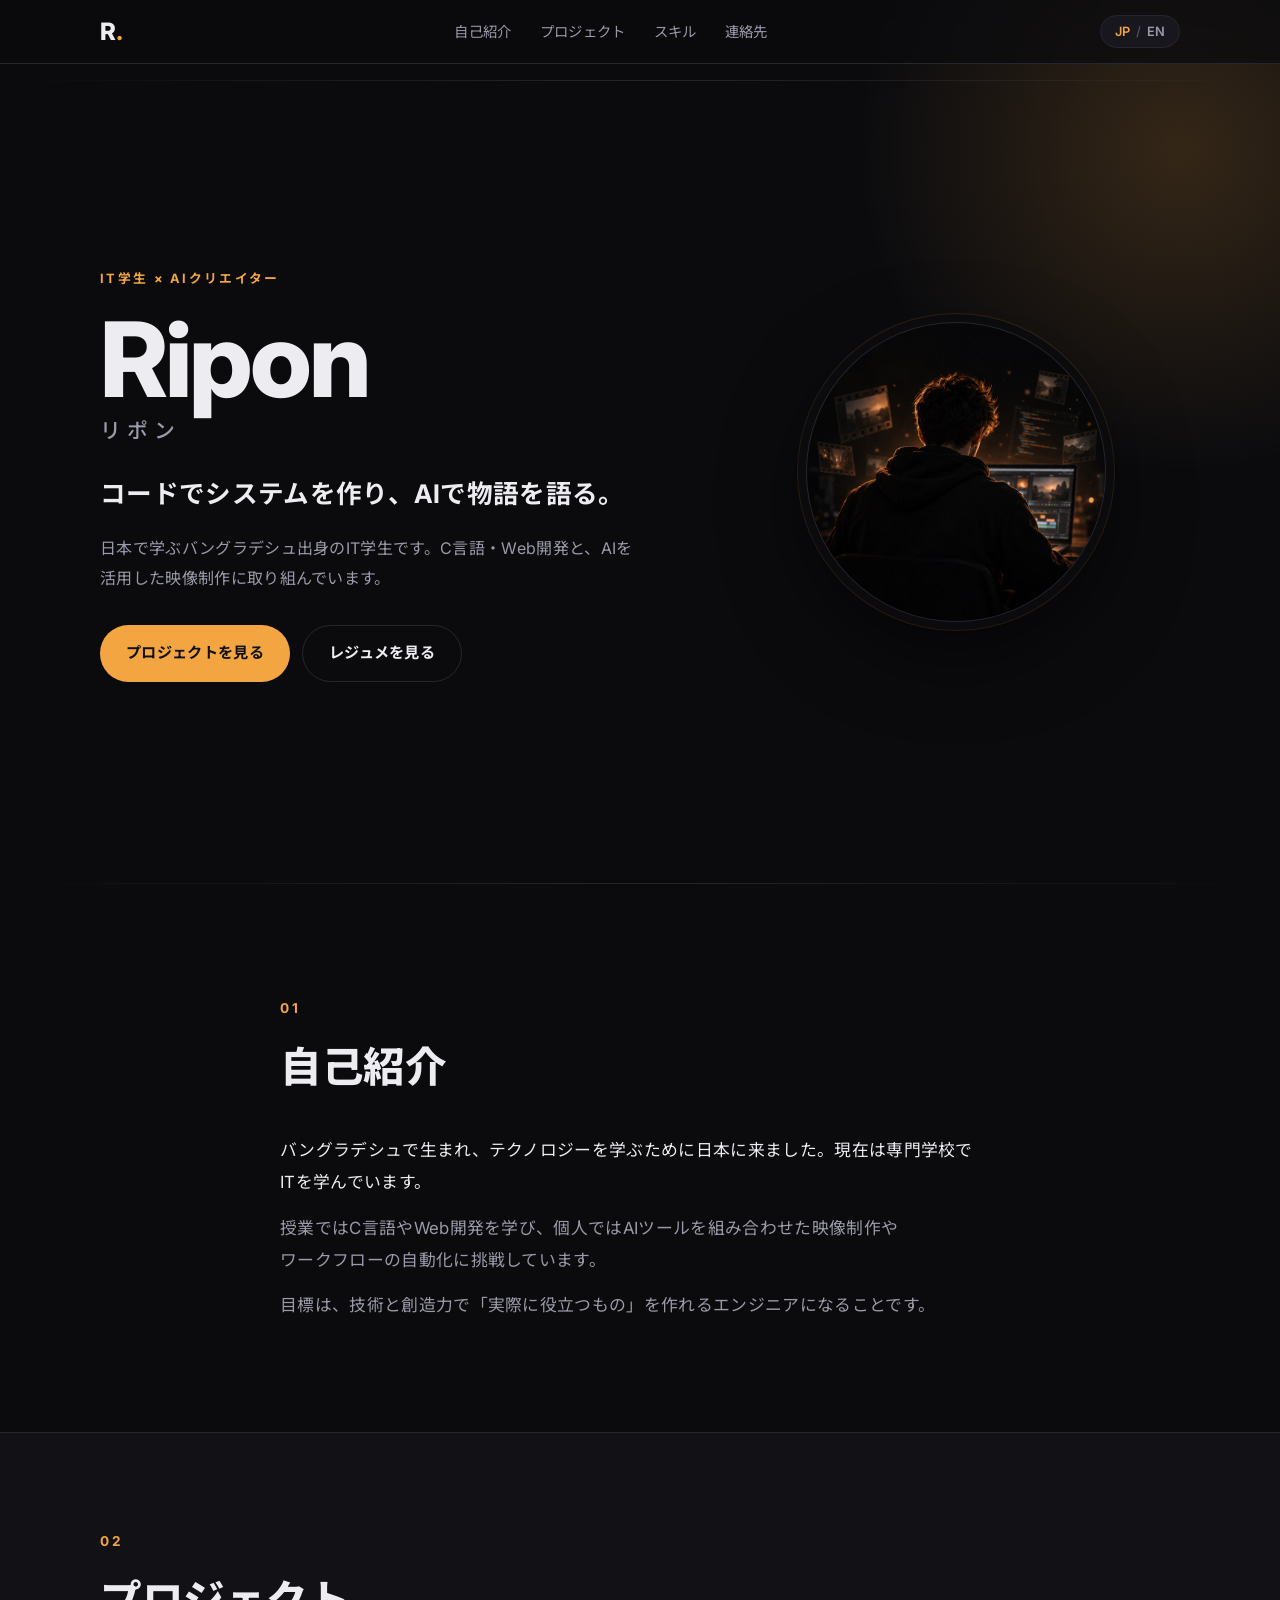
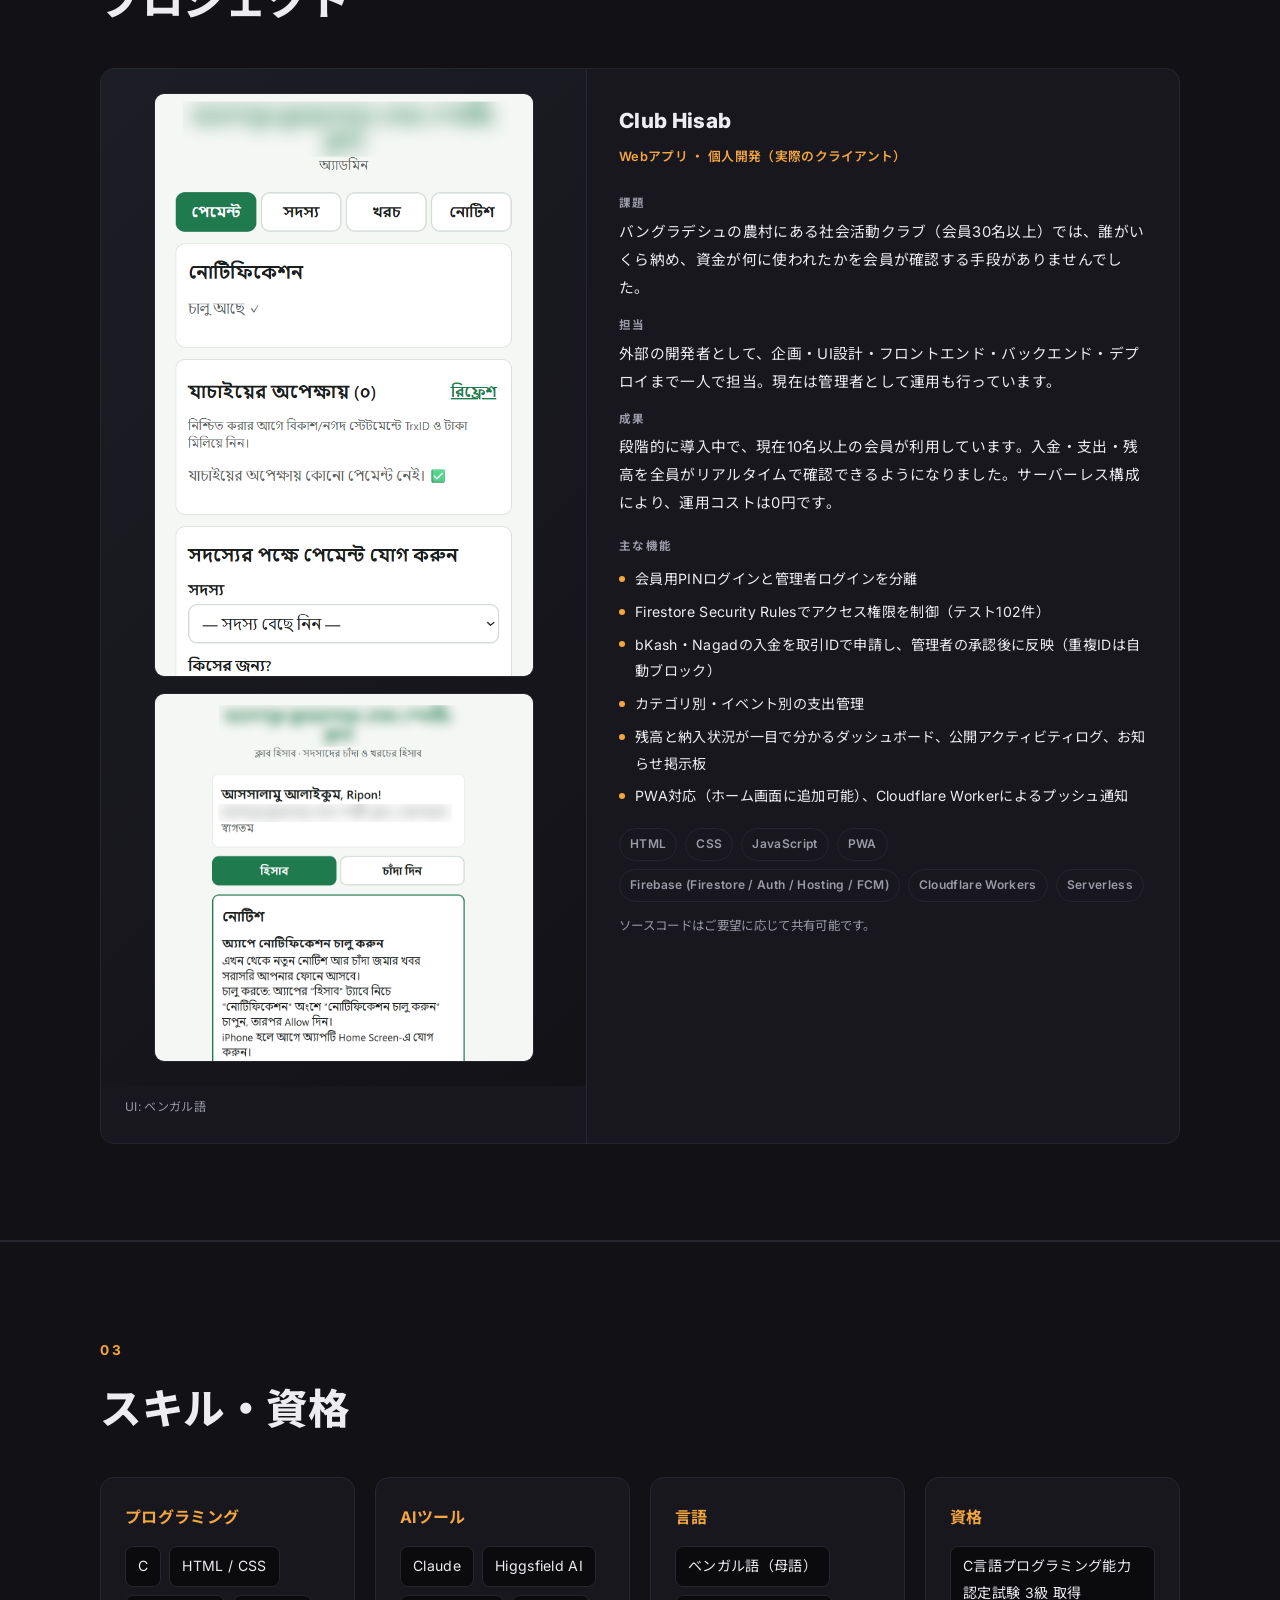
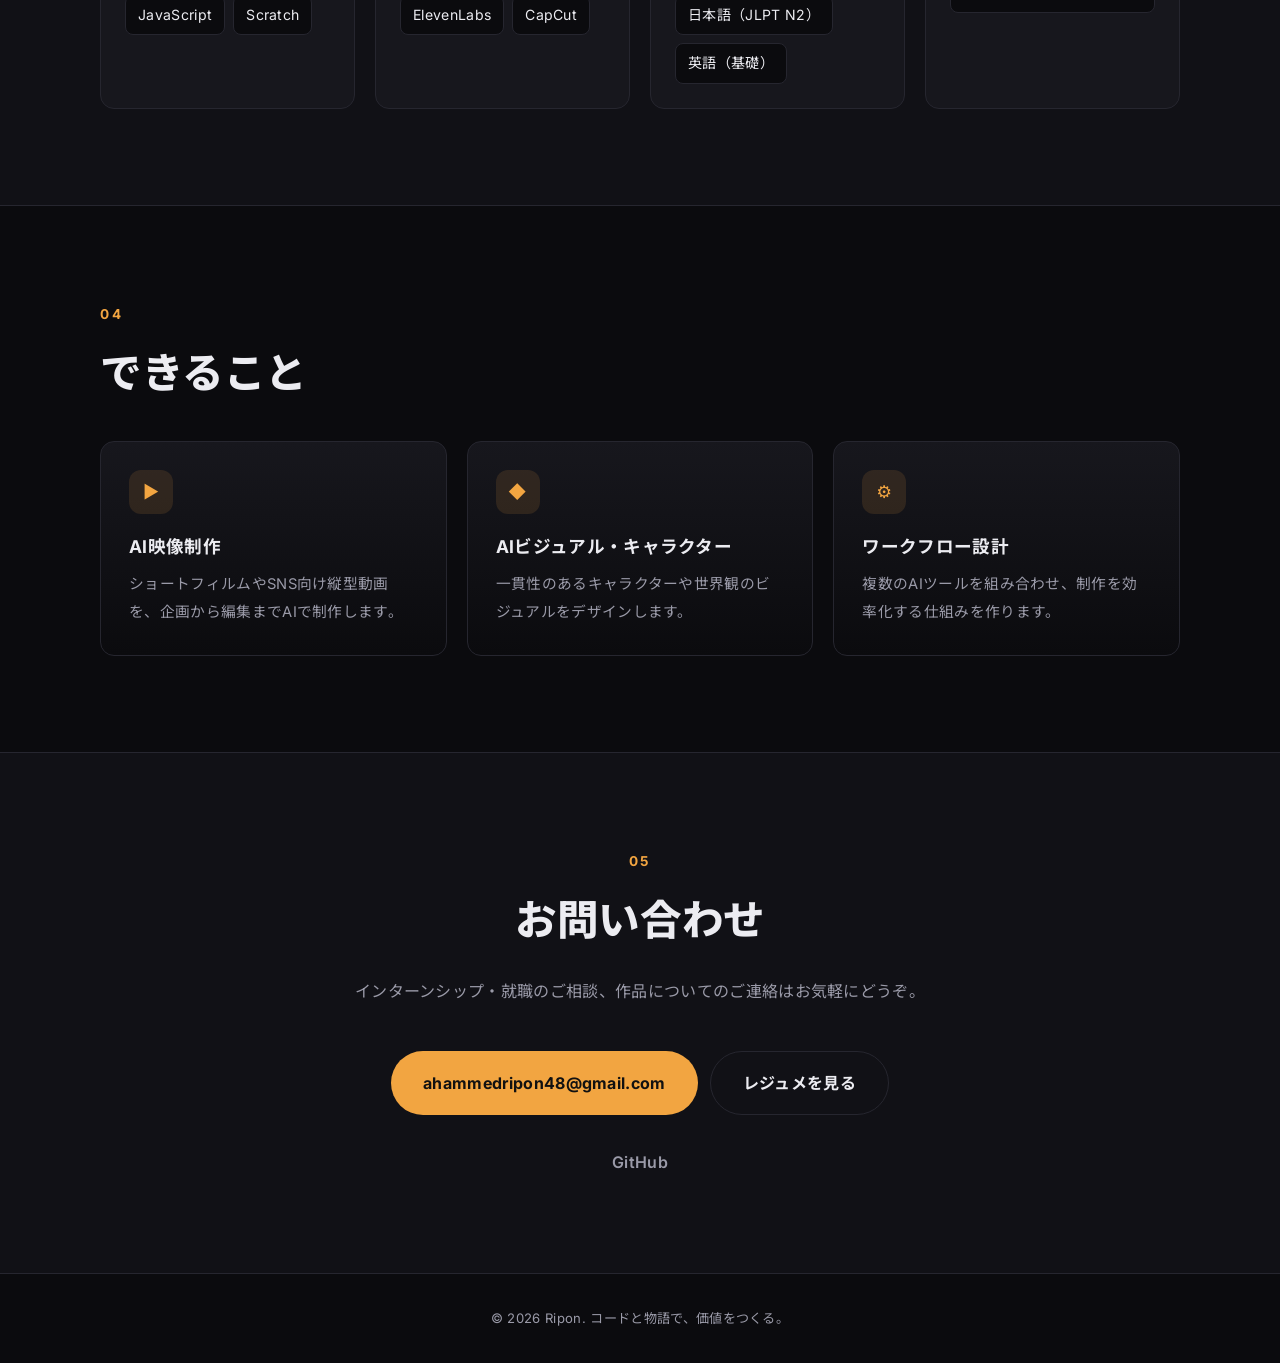
<file: index.html>
<!DOCTYPE html>
<html lang="ja">
<head>
  <meta charset="UTF-8">
  <meta name="viewport" content="width=device-width, initial-scale=1.0">

  <!-- Apply language before first paint. Priority: ?lang= > localStorage > Japanese -->
  <script>
    (function () {
      document.documentElement.classList.add("js");
      var lang = null;
      try { lang = new URLSearchParams(location.search).get("lang"); } catch (e) {}
      if (lang !== "en" && lang !== "ja") {
        try { lang = localStorage.getItem("ripon-lang"); } catch (e) {}
      }
      if (lang === "en") {
        document.documentElement.classList.add("lang-en");
        document.documentElement.lang = "en";
      }
    })();
  </script>

  <title>Ripon | IT Student × AI Creator</title>
  <meta name="description" content="Ripon — IT student in Japan and AI creator. I build systems with code and tell stories with AI. 日本で学ぶIT学生・AIクリエイター。">
  <meta name="theme-color" content="#0b0b0e">

  <!-- Open Graph / share preview -->
  <meta property="og:type" content="website">
  <meta property="og:site_name" content="Ripon Portfolio">
  <meta property="og:title" content="Ripon | IT Student × AI Creator">
  <meta property="og:description" content="I build systems with code and tell stories with AI. コードでシステムを作り、AIで物語を語る。">
  <meta property="og:image" content="https://ripon1710.github.io/images/og.jpg">
  <meta property="og:image:width" content="1200">
  <meta property="og:image:height" content="630">
  <meta property="og:url" content="https://ripon1710.github.io/">
  <meta name="twitter:card" content="summary_large_image">
  <meta name="twitter:title" content="Ripon | IT Student × AI Creator">
  <meta name="twitter:description" content="I build systems with code and tell stories with AI.">
  <meta name="twitter:image" content="https://ripon1710.github.io/images/og.jpg">

  <link rel="icon" type="image/png" href="images/favicon.png">
  <link rel="apple-touch-icon" href="images/favicon.png">

  <link rel="preconnect" href="https://fonts.googleapis.com">
  <link rel="preconnect" href="https://fonts.gstatic.com" crossorigin>
  <link href="https://fonts.googleapis.com/css2?family=Inter:wght@400;500;700;800&family=Noto+Sans+JP:wght@400;500;700;900&display=swap" rel="stylesheet">
  <link rel="stylesheet" href="style.css">
</head>
<body>

  <!-- ===== HEADER / NAV ===== -->
  <header class="site-header">
    <div class="container nav">
      <a href="#hero" class="logo" aria-label="Home">R<span>.</span></a>
      <nav aria-label="Main">
        <ul class="nav-links" id="navLinks">
          <li><a href="#about"><span data-lang="ja">自己紹介</span><span data-lang="en">About</span></a></li>
          <li><a href="#projects"><span data-lang="ja">プロジェクト</span><span data-lang="en">Projects</span></a></li>
          <!-- HIDDEN FOR LAUNCH: nav AI Work — to restore: delete this wrapper line and the END line, then replace every ~~ inside with --
          <li><a href="#creative"><span data-lang="ja">AI作品</span><span data-lang="en">AI Work</span></a></li>
          END HIDDEN: nav AI Work -->
          <li><a href="#skills"><span data-lang="ja">スキル</span><span data-lang="en">Skills</span></a></li>
          <li><a href="#contact"><span data-lang="ja">連絡先</span><span data-lang="en">Contact</span></a></li>
        </ul>
      </nav>
      <div class="nav-actions">
        <button class="lang-toggle" id="langToggle" type="button" aria-label="Switch to English">
          <span class="lang-opt active" data-lang-opt="ja">JP</span>
          <span class="lang-sep">/</span>
          <span class="lang-opt" data-lang-opt="en">EN</span>
        </button>
        <button class="menu-toggle" id="menuToggle" type="button" aria-expanded="false" aria-controls="navLinks" aria-label="Menu">
          <span></span><span></span><span></span>
        </button>
      </div>
    </div>
  </header>

  <main>

    <!-- ===== 1. HERO ===== -->
    <section id="hero" class="hero">
      <div class="hero-glow" aria-hidden="true"></div>
      <div class="container hero-inner">
        <div class="hero-text">
          <p class="eyebrow"><span data-lang="ja">IT学生 × AIクリエイター</span><span data-lang="en">IT Student × AI Creator</span></p>
          <h1 class="hero-name">
            Ripon
            <span class="hero-kana">リポン</span>
          </h1>
          <p class="hero-tagline">
            <span data-lang="ja">コードでシステムを作り、AIで物語を語る。</span>
            <span data-lang="en">I build systems with code and tell stories with AI.</span>
          </p>
          <p class="hero-intro">
            <span data-lang="ja">日本で学ぶバングラデシュ出身のIT学生です。C言語・Web開発と、AIを活用した映像制作に取り組んでいます。</span>
            <span data-lang="en">I'm an IT student from Bangladesh studying in Japan, working on C, web development, and AI-powered filmmaking.</span>
          </p>
          <div class="hero-cta">
            <a href="#projects" class="btn btn-primary"><span data-lang="ja">プロジェクトを見る</span><span data-lang="en">View Projects</span></a>
            <a href="resume.html" class="btn btn-ghost"><span data-lang="ja">レジュメを見る</span><span data-lang="en">View Resume</span></a>
          </div>
        </div>
        <div class="hero-avatar">
          <div class="avatar-frame">
            <img src="images/avatar.jpg" alt="" width="800" height="800">
          </div>
        </div>
      </div>
    </section>

    <!-- ===== 2. ABOUT ===== -->
    <section id="about" class="section">
      <div class="container narrow">
        <p class="section-label">01</p>
        <h2 class="section-title"><span data-lang="ja">自己紹介</span><span data-lang="en">About</span></h2>
        <p class="about-text lead">
          <span data-lang="ja">バングラデシュで生まれ、テクノロジーを学ぶために日本に来ました。現在は専門学校でITを学んでいます。</span>
          <span data-lang="en">I was born in Bangladesh and came to Japan to study technology. I'm currently studying IT at a vocational college.</span>
        </p>
        <p class="about-text">
          <span data-lang="ja">授業ではC言語やWeb開発を学び、個人ではAIツールを組み合わせた映像制作やワークフローの自動化に挑戦しています。</span>
          <span data-lang="en">In class I learn C and web development; on my own I build AI video projects and automate creative workflows by connecting multiple AI tools.</span>
        </p>
        <p class="about-text">
          <span data-lang="ja">目標は、技術と創造力で「実際に役立つもの」を作れるエンジニアになることです。</span>
          <span data-lang="en">My goal is to become an engineer who uses technology and creativity to build things people actually use.</span>
        </p>
      </div>
    </section>

    <!-- ===== 3. PROJECTS ===== -->
    <section id="projects" class="section section-alt">
      <div class="container">
        <p class="section-label">02</p>
        <h2 class="section-title"><span data-lang="ja">プロジェクト</span><span data-lang="en">Projects</span></h2>

        <div class="project-grid">

          <!-- Project 1: Club Hisab (featured) -->
          <article class="project-card featured">
            <div class="project-thumb thumb-shots">
              <img class="shot shot-admin" src="images/club-hisab-admin.png" alt="Club Hisab admin panel (Bengali UI)" width="604" height="930" loading="lazy">
              <img class="shot shot-member" src="images/club-hisab.png" alt="Club Hisab member home (Bengali UI)" width="1006" height="976" loading="lazy">
            </div>
            <p class="thumb-caption"><span data-lang="ja">UI: ベンガル語</span><span data-lang="en">UI: Bengali</span></p>
            <div class="project-body">
              <h3 class="project-title">Club Hisab</h3>
              <p class="project-type"><span data-lang="ja">Webアプリ ・ 個人開発（実際のクライアント）</span><span data-lang="en">Web App · Solo Build for a Real Client</span></p>
              <dl class="case">
                <dt><span data-lang="ja">課題</span><span data-lang="en">Problem</span></dt>
                <dd>
                  <span data-lang="ja">バングラデシュの農村にある社会活動クラブ（会員30名以上）では、誰がいくら納め、資金が何に使われたかを会員が確認する手段がありませんでした。</span>
                  <span data-lang="en">A social-work club of 30+ members in a Bangladeshi village had no way for members to see who paid what or where the money went.</span>
                </dd>
                <dt><span data-lang="ja">担当</span><span data-lang="en">My Role</span></dt>
                <dd>
                  <span data-lang="ja">外部の開発者として、企画・UI設計・フロントエンド・バックエンド・デプロイまで一人で担当。現在は管理者として運用も行っています。</span>
                  <span data-lang="en">As an outside developer, I designed and built the entire app solo — planning, UI, front end, back end, and deployment — and now run it as admin.</span>
                </dd>
                <dt><span data-lang="ja">成果</span><span data-lang="en">Result</span></dt>
                <dd>
                  <span data-lang="ja">段階的に導入中で、現在10名以上の会員が利用しています。入金・支出・残高を全員がリアルタイムで確認できるようになりました。サーバーレス構成により、運用コストは0円です。</span>
                  <span data-lang="en">Rolling out in stages, with 10+ members actively using it. Every member can now see contributions, spending, and balance in real time. Serverless architecture keeps running costs at zero.</span>
                </dd>
              </dl>
              <div class="features">
                <h4 class="features-title"><span data-lang="ja">主な機能</span><span data-lang="en">Key Features</span></h4>
                <ul class="feature-list">
                  <li><span data-lang="ja">会員用PINログインと管理者ログインを分離</span><span data-lang="en">Member PIN login with a separate admin login</span></li>
                  <li><span data-lang="ja">Firestore Security Rulesでアクセス権限を制御（テスト102件）</span><span data-lang="en">Access control enforced with Firestore Security Rules (102 tests)</span></li>
                  <li><span data-lang="ja">bKash・Nagadの入金を取引IDで申請し、管理者の承認後に反映（重複IDは自動ブロック）</span><span data-lang="en">bKash/Nagad payments submitted with a transaction ID and counted only after admin approval (duplicate IDs blocked)</span></li>
                  <li><span data-lang="ja">カテゴリ別・イベント別の支出管理</span><span data-lang="en">Expense tracking by category and event</span></li>
                  <li><span data-lang="ja">残高と納入状況が一目で分かるダッシュボード、公開アクティビティログ、お知らせ掲示板</span><span data-lang="en">Dashboard showing balance and who has or hasn't paid, plus a public activity log and notice board</span></li>
                  <li><span data-lang="ja">PWA対応（ホーム画面に追加可能）、Cloudflare Workerによるプッシュ通知</span><span data-lang="en">Installable PWA with push notifications via a Cloudflare Worker</span></li>
                </ul>
              </div>
              <ul class="tags">
                <li>HTML</li><li>CSS</li><li>JavaScript</li><li>PWA</li><li>Firebase (Firestore / Auth / Hosting / FCM)</li><li>Cloudflare Workers</li><li>Serverless</li>
              </ul>
              <p class="project-note"><span data-lang="ja">ソースコードはご要望に応じて共有可能です。</span><span data-lang="en">Source code available on request.</span></p>
              <!-- Repo is private — link stays "#" so it remains hidden -->
              <a href="#" class="project-link"><span data-lang="ja">詳細を見る →</span><span data-lang="en">View details →</span></a>
            </div>
          </article>

          <!-- HIDDEN FOR LAUNCH: Projects 2–3 (マイ貯金プラン, QUMCUM) — to restore: delete this wrapper line and the END line, then replace every ~~ inside with --
          <!~~ Project 2: マイ貯金プラン ~~>
          <article class="project-card">
            <div class="project-thumb">
              <!~~ [PLACEHOLDER] <img src="images/saving-plan.png" alt="マイ貯金プラン screenshot"> ~~>
              <span class="placeholder-tag">[PLACEHOLDER] Screenshot</span>
            </div>
            <div class="project-body">
              <h3 class="project-title"><span data-lang="ja">マイ貯金プラン</span><span data-lang="en">My Savings Plan (マイ貯金プラン)</span></h3>
              <p class="project-type"><span data-lang="ja">デスクトップアプリ ・ 学校チーム制作</span><span data-lang="en">Desktop App · School Team Project</span></p>
              <dl class="case">
                <dt><span data-lang="ja">課題</span><span data-lang="en">Problem</span></dt>
                <dd>
                  <span data-lang="ja">[PLACEHOLDER] 学生が貯金目標を立てても、進み具合が見えず続かない。</span>
                  <span data-lang="en">[PLACEHOLDER] Students set savings goals but give up because they can't see their progress.</span>
                </dd>
                <dt><span data-lang="ja">担当</span><span data-lang="en">My Role</span></dt>
                <dd>
                  <span data-lang="ja">[PLACEHOLDER] チームの一員として、○○機能の実装を担当。</span>
                  <span data-lang="en">[PLACEHOLDER] As a team member, I implemented the ___ feature.</span>
                </dd>
                <dt><span data-lang="ja">成果</span><span data-lang="en">Result</span></dt>
                <dd>
                  <span data-lang="ja">[PLACEHOLDER] 目標額と達成率を日本語UIで分かりやすく表示するアプリを完成。</span>
                  <span data-lang="en">[PLACEHOLDER] Shipped an app that clearly shows goal amount and progress in a Japanese UI.</span>
                </dd>
              </dl>
              <ul class="tags">
                <li>C</li><li>DX Library</li><li><span data-lang="ja">チーム開発</span><span data-lang="en">Team Project</span></li>
              </ul>
              <!~~ [PLACEHOLDER] Replace "#" with real link — hidden until then ~~>
              <a href="#" class="project-link"><span data-lang="ja">詳細を見る →</span><span data-lang="en">View details →</span></a>
            </div>
          </article>

          <!~~ Project 3: QUMCUM ~~>
          <article class="project-card">
            <div class="project-thumb">
              <!~~ [PLACEHOLDER] <img src="images/qumcum.png" alt="QUMCUM robot program"> ~~>
              <span class="placeholder-tag">[PLACEHOLDER] Photo / Screenshot</span>
            </div>
            <div class="project-body">
              <h3 class="project-title"><span data-lang="ja">QUMCUM 信号プログラム</span><span data-lang="en">QUMCUM Traffic Signal Program</span></h3>
              <p class="project-type"><span data-lang="ja">ロボット × 教育 ・ 授業制作</span><span data-lang="en">Robotics × Education · Class Project</span></p>
              <dl class="case">
                <dt><span data-lang="ja">課題</span><span data-lang="en">Problem</span></dt>
                <dd>
                  <span data-lang="ja">[PLACEHOLDER] 日本の交通ルール（信号）を楽しく学べる教材が欲しい。</span>
                  <span data-lang="en">[PLACEHOLDER] Needed a fun way to learn Japanese traffic-signal rules.</span>
                </dd>
                <dt><span data-lang="ja">担当</span><span data-lang="en">My Role</span></dt>
                <dd>
                  <span data-lang="ja">[PLACEHOLDER] クイズの設計とScratchでのプログラム作成。</span>
                  <span data-lang="en">[PLACEHOLDER] Designed the quiz and programmed it in Scratch.</span>
                </dd>
                <dt><span data-lang="ja">成果</span><span data-lang="en">Result</span></dt>
                <dd>
                  <span data-lang="ja">[PLACEHOLDER] ロボットが動きで正解・不正解を伝えるクイズ形式の教材を完成。</span>
                  <span data-lang="en">[PLACEHOLDER] Built a quiz where the robot shows right/wrong answers through movement.</span>
                </dd>
              </dl>
              <ul class="tags">
                <li>Scratch</li><li>QUMCUM Pro</li><li><span data-lang="ja">ロボット</span><span data-lang="en">Robotics</span></li>
              </ul>
              <!~~ [PLACEHOLDER] Replace "#" with real link — hidden until then ~~>
              <a href="#" class="project-link"><span data-lang="ja">詳細を見る →</span><span data-lang="en">View details →</span></a>
            </div>
          </article>
          END HIDDEN: Projects 2–3 (マイ貯金プラン, QUMCUM) -->

        </div>
      </div>
    </section>

    <!-- HIDDEN FOR LAUNCH: AI Creative Work section — to restore: delete this wrapper line and the END line, then replace every ~~ inside with --
    <!~~ ===== 4. AI CREATIVE WORK ===== ~~>
    <section id="creative" class="section">
      <div class="container">
        <p class="section-label">03</p>
        <h2 class="section-title"><span data-lang="ja">AIクリエイティブ作品</span><span data-lang="en">AI Creative Work</span></h2>
        <p class="section-lead">
          <span data-lang="ja">Claude・Higgsfield・ElevenLabs・CapCutを組み合わせて制作したAI映像・ビジュアル作品です。</span>
          <span data-lang="en">AI videos and visuals made by combining Claude, Higgsfield, ElevenLabs, and CapCut.</span>
        </p>

        <div class="gallery">
          <!~~ [PLACEHOLDER] Replace each tile with <video> / <img> / YouTube thumbnail link ~~>
          <figure class="gallery-item tall">
            <div class="gallery-media"><span class="placeholder-tag">[PLACEHOLDER] AI Short Film</span></div>
            <figcaption><span data-lang="ja">[PLACEHOLDER] 作品タイトル 1 — AIショートフィルム</span><span data-lang="en">[PLACEHOLDER] Title 1 — AI Short Film</span></figcaption>
          </figure>
          <figure class="gallery-item">
            <div class="gallery-media"><span class="placeholder-tag">[PLACEHOLDER] Character Art</span></div>
            <figcaption><span data-lang="ja">[PLACEHOLDER] 作品タイトル 2 — キャラクターデザイン</span><span data-lang="en">[PLACEHOLDER] Title 2 — Character Design</span></figcaption>
          </figure>
          <figure class="gallery-item">
            <div class="gallery-media"><span class="placeholder-tag">[PLACEHOLDER] Cinematic Still</span></div>
            <figcaption><span data-lang="ja">[PLACEHOLDER] 作品タイトル 3 — シネマティック画像</span><span data-lang="en">[PLACEHOLDER] Title 3 — Cinematic Still</span></figcaption>
          </figure>
          <figure class="gallery-item wide">
            <div class="gallery-media"><span class="placeholder-tag">[PLACEHOLDER] AI Video Series</span></div>
            <figcaption><span data-lang="ja">[PLACEHOLDER] 作品タイトル 4 — AI映像シリーズ</span><span data-lang="en">[PLACEHOLDER] Title 4 — AI Video Series</span></figcaption>
          </figure>
        </div>
      </div>
    </section>
    END HIDDEN: AI Creative Work section -->

    <!-- ===== 5. SKILLS & CERTIFICATIONS ===== -->
    <section id="skills" class="section section-alt">
      <div class="container">
        <p class="section-label">03</p>
        <h2 class="section-title"><span data-lang="ja">スキル・資格</span><span data-lang="en">Skills &amp; Certifications</span></h2>

        <div class="skills-grid">
          <div class="skill-block">
            <h3><span data-lang="ja">プログラミング</span><span data-lang="en">Programming</span></h3>
            <ul class="skill-list">
              <li>C</li><li>HTML / CSS</li><li>JavaScript</li><li>Scratch</li>
            </ul>
          </div>
          <div class="skill-block">
            <h3><span data-lang="ja">AIツール</span><span data-lang="en">AI Tools</span></h3>
            <ul class="skill-list">
              <li>Claude</li><li>Higgsfield AI</li><li>ElevenLabs</li><li>CapCut</li>
            </ul>
          </div>
          <div class="skill-block">
            <h3><span data-lang="ja">言語</span><span data-lang="en">Languages</span></h3>
            <ul class="skill-list">
              <li><span data-lang="ja">ベンガル語（母語）</span><span data-lang="en">Bengali (Native)</span></li>
              <li><span data-lang="ja">日本語（JLPT N2）</span><span data-lang="en">Japanese (JLPT N2)</span></li>
              <li><span data-lang="ja">英語（基礎）</span><span data-lang="en">English (Basic)</span></li>
            </ul>
          </div>
          <div class="skill-block">
            <h3><span data-lang="ja">資格</span><span data-lang="en">Certifications</span></h3>
            <ul class="skill-list">
              <li>
                <span data-lang="ja">C言語プログラミング能力認定試験 3級 取得</span>
                <span data-lang="en">C Programming Ability Certification, Level 3 (Passed)</span>
              </li>
            </ul>
          </div>
        </div>
      </div>
    </section>

    <!-- ===== 6. SERVICES (portfolio style, no pricing) ===== -->
    <section id="services" class="section">
      <div class="container">
        <p class="section-label">04</p>
        <h2 class="section-title"><span data-lang="ja">できること</span><span data-lang="en">What I Do</span></h2>
        <div class="service-grid">
          <div class="service-card">
            <span class="service-icon" aria-hidden="true">▶</span>
            <h3><span data-lang="ja">AI映像制作</span><span data-lang="en">AI Video Production</span></h3>
            <p>
              <span data-lang="ja">ショートフィルムやSNS向け縦型動画を、企画から編集までAIで制作します。</span>
              <span data-lang="en">Short films and vertical social videos, from concept to final edit, made with AI.</span>
            </p>
          </div>
          <div class="service-card">
            <span class="service-icon" aria-hidden="true">◆</span>
            <h3><span data-lang="ja">AIビジュアル・キャラクター</span><span data-lang="en">AI Visuals &amp; Characters</span></h3>
            <p>
              <span data-lang="ja">一貫性のあるキャラクターや世界観のビジュアルをデザインします。</span>
              <span data-lang="en">Consistent characters and world-building visuals.</span>
            </p>
          </div>
          <div class="service-card">
            <span class="service-icon" aria-hidden="true">⚙</span>
            <h3><span data-lang="ja">ワークフロー設計</span><span data-lang="en">Workflow Design</span></h3>
            <p>
              <span data-lang="ja">複数のAIツールを組み合わせ、制作を効率化する仕組みを作ります。</span>
              <span data-lang="en">Systems that connect multiple AI tools to make production faster.</span>
            </p>
          </div>
        </div>
      </div>
    </section>

    <!-- ===== 7. CONTACT ===== -->
    <section id="contact" class="section section-alt contact">
      <div class="container narrow center">
        <p class="section-label">05</p>
        <h2 class="section-title"><span data-lang="ja">お問い合わせ</span><span data-lang="en">Contact</span></h2>
        <p class="section-lead">
          <span data-lang="ja">インターンシップ・就職のご相談、作品についてのご連絡はお気軽にどうぞ。</span>
          <span data-lang="en">Open to internship and job opportunities. Feel free to reach out about my work, too.</span>
        </p>
        <div class="contact-actions">
          <a href="mailto:ahammedripon48@gmail.com" class="btn btn-primary btn-lg">ahammedripon48@gmail.com</a>
          <a href="resume.html" class="btn btn-ghost btn-lg"><span data-lang="ja">レジュメを見る</span><span data-lang="en">View Resume</span></a>
        </div>
        <ul class="social-links">
          <li><a href="https://github.com/Ripon1710" target="_blank" rel="noopener">GitHub</a></li>
          <li><a href="#" target="_blank" rel="noopener">YouTube</a></li>   <!-- [PLACEHOLDER] URL -->
          <li><a href="#" target="_blank" rel="noopener">TikTok</a></li>    <!-- [PLACEHOLDER] URL -->
          <li><a href="#" target="_blank" rel="noopener">Instagram</a></li> <!-- [PLACEHOLDER] URL -->
        </ul>
      </div>
    </section>

  </main>

  <footer class="site-footer">
    <div class="container">
      <p>© <span id="year">2026</span> Ripon.
        <span data-lang="ja">コードと物語で、価値をつくる。</span><span data-lang="en">Creating value with code and stories.</span>
      </p>
    </div>
  </footer>

  <script src="script.js"></script>
</body>
</html>
</file>
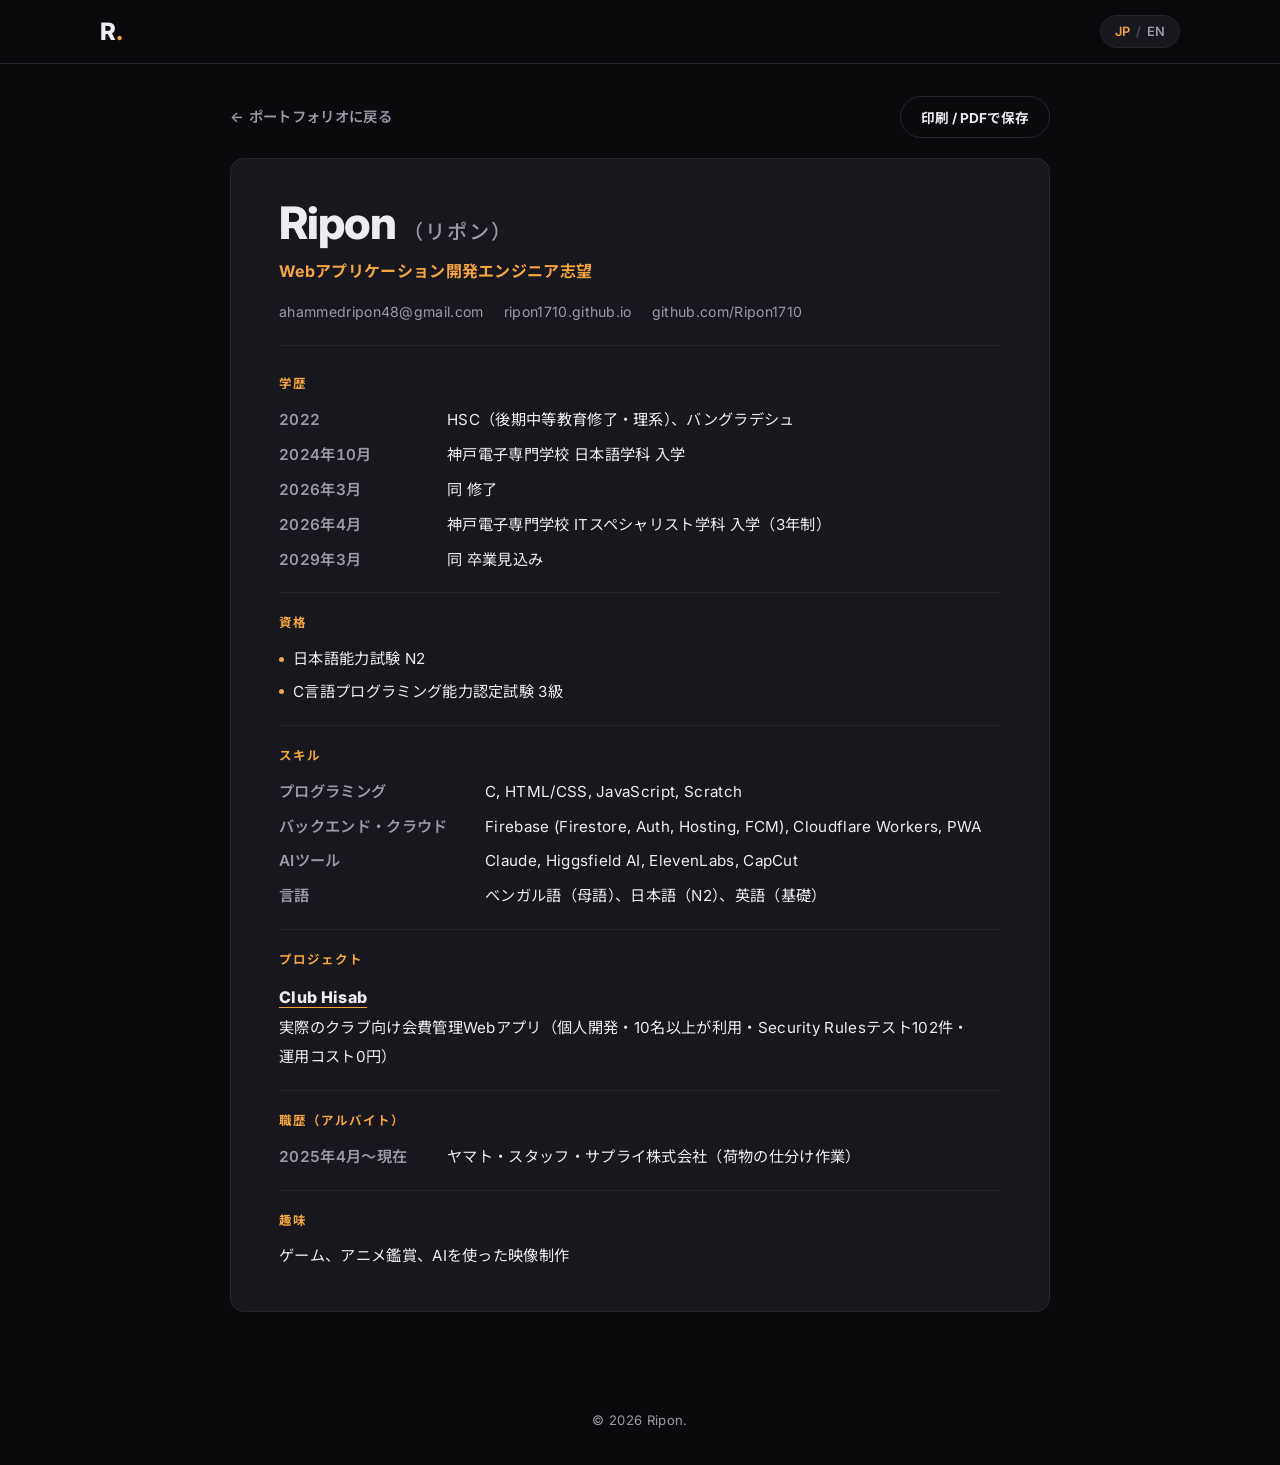
<file: resume.html>
<!DOCTYPE html>
<html lang="ja">
<head>
  <meta charset="UTF-8">
  <meta name="viewport" content="width=device-width, initial-scale=1.0">

  <!-- Apply language before first paint. Priority: ?lang= > localStorage > Japanese -->
  <script>
    (function () {
      document.documentElement.classList.add("js");
      var lang = null;
      try { lang = new URLSearchParams(location.search).get("lang"); } catch (e) {}
      if (lang !== "en" && lang !== "ja") {
        try { lang = localStorage.getItem("ripon-lang"); } catch (e) {}
      }
      if (lang === "en") {
        document.documentElement.classList.add("lang-en");
        document.documentElement.lang = "en";
      }
    })();
  </script>

  <title>Resume | Ripon — Aspiring Web Application Developer</title>
  <meta name="description" content="Resume of Ripon — aspiring web application developer studying IT in Kobe, Japan. レジュメ（Webアプリケーション開発エンジニア志望）。">
  <meta name="theme-color" content="#0b0b0e">

  <meta property="og:type" content="profile">
  <meta property="og:site_name" content="Ripon Portfolio">
  <meta property="og:title" content="Resume | Ripon">
  <meta property="og:description" content="Aspiring Web Application Developer. Webアプリケーション開発エンジニア志望。">
  <meta property="og:image" content="https://ripon1710.github.io/images/og.jpg">
  <meta property="og:url" content="https://ripon1710.github.io/resume.html">
  <meta name="twitter:card" content="summary_large_image">
  <meta name="twitter:image" content="https://ripon1710.github.io/images/og.jpg">

  <link rel="icon" type="image/png" href="images/favicon.png">
  <link rel="apple-touch-icon" href="images/favicon.png">

  <link rel="preconnect" href="https://fonts.googleapis.com">
  <link rel="preconnect" href="https://fonts.gstatic.com" crossorigin>
  <link href="https://fonts.googleapis.com/css2?family=Inter:wght@400;500;700;800&family=Noto+Sans+JP:wght@400;500;700;900&display=swap" rel="stylesheet">
  <link rel="stylesheet" href="style.css">
</head>
<body class="resume-page">

  <header class="site-header">
    <div class="container nav">
      <a href="index.html" class="logo" aria-label="Portfolio home">R<span>.</span></a>
      <div class="nav-actions">
        <button class="lang-toggle" id="langToggle" type="button" aria-label="Switch to English">
          <span class="lang-opt active" data-lang-opt="ja">JP</span>
          <span class="lang-sep">/</span>
          <span class="lang-opt" data-lang-opt="en">EN</span>
        </button>
      </div>
    </div>
  </header>

  <main class="resume-wrap">
    <div class="resume-toolbar">
      <a href="index.html" class="resume-back"><span data-lang="ja">← ポートフォリオに戻る</span><span data-lang="en">← Back to Portfolio</span></a>
      <button type="button" class="btn btn-ghost print-btn" onclick="window.print()">
        <span data-lang="ja">印刷 / PDFで保存</span><span data-lang="en">Print / Save as PDF</span>
      </button>
    </div>

    <article class="resume">

      <!-- ===== Header ===== -->
      <header class="resume-head">
        <h1 class="resume-name">Ripon<span class="resume-kana">（リポン）</span></h1>
        <p class="resume-role">
          <span data-lang="ja">Webアプリケーション開発<span class="nowrap">エンジニア志望</span></span>
          <span data-lang="en">Aspiring Web Application Developer</span>
        </p>
        <ul class="resume-contact">
          <li><a href="mailto:ahammedripon48@gmail.com">ahammedripon48@gmail.com</a></li>
          <li><a href="https://ripon1710.github.io/">ripon1710.github.io</a></li>
          <li><a href="https://github.com/Ripon1710">github.com/Ripon1710</a></li>
        </ul>
      </header>

      <!-- ===== Education ===== -->
      <section class="resume-section">
        <h2 class="resume-h"><span data-lang="ja">学歴</span><span data-lang="en">Education</span></h2>
        <dl class="timeline">
          <dt>2022</dt>
          <dd>
            <span data-lang="ja">HSC（後期中等教育修了・理系）、バングラデシュ</span>
            <span data-lang="en">HSC (Science), Bangladesh</span>
          </dd>

          <dt><span data-lang="ja">2024年10月</span><span data-lang="en">Oct 2024</span></dt>
          <dd>
            <span data-lang="ja">神戸電子専門学校 日本語学科 入学</span>
            <span data-lang="en">Kobe Institute of Computing – College of Computing (Kobe Denshi) — Japanese Language Course, enrolled</span>
          </dd>

          <dt><span data-lang="ja">2026年3月</span><span data-lang="en">Mar 2026</span></dt>
          <dd>
            <span data-lang="ja">同 修了</span>
            <span data-lang="en">Japanese Language Course, completed</span>
          </dd>

          <dt><span data-lang="ja">2026年4月</span><span data-lang="en">Apr 2026</span></dt>
          <dd>
            <span data-lang="ja">神戸電子専門学校 ITスペシャリスト学科 入学（3年制）</span>
            <span data-lang="en">Kobe Institute of Computing – College of Computing (Kobe Denshi) — IT Specialist Course, enrolled (3-year program)</span>
          </dd>

          <dt><span data-lang="ja">2029年3月</span><span data-lang="en">Mar 2029</span></dt>
          <dd>
            <span data-lang="ja">同 卒業見込み</span>
            <span data-lang="en">IT Specialist Course, expected graduation</span>
          </dd>
        </dl>
      </section>

      <!-- ===== Certifications ===== -->
      <section class="resume-section">
        <h2 class="resume-h"><span data-lang="ja">資格</span><span data-lang="en">Certifications</span></h2>
        <ul class="resume-list">
          <li><span data-lang="ja">日本語能力試験 N2</span><span data-lang="en">JLPT N2 (Japanese-Language Proficiency Test)</span></li>
          <li><span data-lang="ja">C言語プログラミング能力認定試験 3級</span><span data-lang="en">C Programming Ability Certification, Level 3</span></li>
        </ul>
      </section>

      <!-- ===== Skills ===== -->
      <section class="resume-section">
        <h2 class="resume-h"><span data-lang="ja">スキル</span><span data-lang="en">Skills</span></h2>
        <dl class="kv">
          <dt><span data-lang="ja">プログラミング</span><span data-lang="en">Programming</span></dt>
          <dd>C, HTML/CSS, JavaScript, Scratch</dd>

          <dt><span data-lang="ja">バックエンド・クラウド</span><span data-lang="en">Backend &amp; Cloud</span></dt>
          <dd>Firebase (Firestore, Auth, Hosting, FCM), Cloudflare Workers, PWA</dd>

          <dt><span data-lang="ja">AIツール</span><span data-lang="en">AI Tools</span></dt>
          <dd>Claude, Higgsfield AI, ElevenLabs, CapCut</dd>

          <dt><span data-lang="ja">言語</span><span data-lang="en">Languages</span></dt>
          <dd>
            <span data-lang="ja">ベンガル語（母語）、日本語（N2）、英語（基礎）</span>
            <span data-lang="en">Bengali (native), Japanese (N2), English (basic)</span>
          </dd>
        </dl>
      </section>

      <!-- ===== Projects ===== -->
      <section class="resume-section">
        <h2 class="resume-h"><span data-lang="ja">プロジェクト</span><span data-lang="en">Projects</span></h2>
        <div class="resume-item">
          <h3 class="resume-item-title">
            <a href="index.html#projects">Club Hisab</a>
          </h3>
          <p>
            <span data-lang="ja">実際のクラブ向け会費管理Webアプリ（個人開発・10名以上が利用・Security Rulesテスト102件・運用コスト0円）</span>
            <span data-lang="en">Fund-tracking web app for a real club (solo build, 10+ active users, 102 security-rule tests, zero running cost)</span>
          </p>
        </div>
      </section>

      <!-- ===== Work Experience ===== -->
      <section class="resume-section">
        <h2 class="resume-h"><span data-lang="ja">職歴（アルバイト）</span><span data-lang="en">Work Experience (Part-time)</span></h2>
        <dl class="timeline">
          <dt><span data-lang="ja">2025年4月〜現在</span><span data-lang="en">Apr 2025 – present</span></dt>
          <dd>
            <span data-lang="ja">ヤマト・スタッフ・サプライ株式会社（荷物の仕分け作業）</span>
            <span data-lang="en">Yamato Staff Supply Co., Ltd. (parcel sorting)</span>
          </dd>
        </dl>
      </section>

      <!-- ===== Interests ===== -->
      <section class="resume-section">
        <h2 class="resume-h"><span data-lang="ja">趣味</span><span data-lang="en">Interests</span></h2>
        <p>
          <span data-lang="ja">ゲーム、アニメ鑑賞、AIを使った映像制作</span>
          <span data-lang="en">Games, anime, AI video creation</span>
        </p>
      </section>

    </article>
  </main>

  <footer class="site-footer">
    <div class="container">
      <p>© <span id="year">2026</span> Ripon.</p>
    </div>
  </footer>

  <script src="script.js"></script>
</body>
</html>
</file>
<file: style.css>
/* =========================================
   Ripon Portfolio — v1
   Dark cinematic theme, single accent color
   ========================================= */

:root {
  --bg: #0b0b0e;
  --bg-alt: #111116;
  --surface: #17171d;
  --border: #26262f;
  --text: #ececf1;
  --muted: #9a9aa8;
  --accent: #f2a541;           /* the ONE accent color (warm cinematic amber) */
  --accent-soft: rgba(242, 165, 65, 0.12);

  --font: "Inter", "Noto Sans JP", system-ui, -apple-system, "Hiragino Sans", "Yu Gothic", sans-serif;
  --radius: 14px;
  --max: 1120px;
  --nav-h: 64px;
}

/* ---------- Language visibility (single source of truth in HTML) ---------- */
html:not(.lang-en) [data-lang="en"] { display: none; }
html.lang-en [data-lang="ja"] { display: none; }

/* Japanese text reads better slightly looser */
html[lang="ja"] body { letter-spacing: 0.02em; line-height: 1.9; }

*,
*::before,
*::after { box-sizing: border-box; margin: 0; padding: 0; }

html { scroll-behavior: smooth; scroll-padding-top: var(--nav-h); }

body {
  font-family: var(--font);
  background: var(--bg);
  color: var(--text);
  line-height: 1.7;
  -webkit-font-smoothing: antialiased;
}

img, video { max-width: 100%; display: block; }
a { color: inherit; text-decoration: none; }
ul { list-style: none; }

:focus-visible { outline: 2px solid var(--accent); outline-offset: 3px; border-radius: 4px; }

.container { width: 100%; max-width: var(--max); margin: 0 auto; padding: 0 20px; }
.narrow { max-width: 760px; }
.center { text-align: center; }

/* ---------- Header ---------- */
.site-header {
  position: fixed; inset: 0 0 auto 0; z-index: 100;
  height: var(--nav-h);
  background: rgba(11, 11, 14, 0.75);
  backdrop-filter: blur(12px);
  -webkit-backdrop-filter: blur(12px);
  border-bottom: 1px solid var(--border);
}
.nav { height: 100%; display: flex; align-items: center; justify-content: space-between; gap: 16px; }
.logo { font-weight: 800; font-size: 1.5rem; letter-spacing: -0.02em; }
.logo span { color: var(--accent); }

.nav-links { display: flex; gap: 28px; font-size: 0.9rem; color: var(--muted); }
.nav-links a { transition: color .2s; }
.nav-links a:hover { color: var(--text); }

.nav-actions { display: flex; align-items: center; gap: 10px; }

/* Hamburger (mobile only, and only when JS is running) */
.menu-toggle {
  display: none; flex-direction: column; align-items: center; justify-content: center; gap: 4px;
  width: 40px; height: 40px; border-radius: 999px; cursor: pointer;
  background: var(--surface); border: 1px solid var(--border);
  transition: border-color .2s;
}
.menu-toggle:hover { border-color: var(--accent); }
.menu-toggle span { display: block; width: 16px; height: 2px; background: var(--text); border-radius: 2px; transition: transform .25s, opacity .2s; }
.menu-toggle[aria-expanded="true"] span:nth-child(1) { transform: translateY(6px) rotate(45deg); }
.menu-toggle[aria-expanded="true"] span:nth-child(2) { opacity: 0; }
.menu-toggle[aria-expanded="true"] span:nth-child(3) { transform: translateY(-6px) rotate(-45deg); }

@media (max-width: 959px) {
  .nav-links {
    position: absolute; top: var(--nav-h); left: 0; right: 0;
    background: var(--bg);
    border-bottom: 1px solid var(--border);
  }
  .nav-links a:hover { color: var(--accent); }

  /* With JS: hamburger + dropdown panel */
  html.js .menu-toggle { display: inline-flex; }
  html.js .nav-links {
    display: none;
    flex-direction: column; gap: 0;
    padding: 8px 20px 16px;
  }
  html.js .nav-links.open { display: flex; }
  html.js .nav-links a { display: block; padding: 14px 0; font-size: 1rem; color: var(--text); border-bottom: 1px solid var(--border); }
  html.js .nav-links li:last-child a { border-bottom: none; }

  /* Without JS: always-visible horizontal scrollable row under the header */
  html:not(.js) .nav-links {
    display: flex; flex-direction: row; gap: 22px;
    padding: 0 20px;
    overflow-x: auto; white-space: nowrap;
    -webkit-overflow-scrolling: touch; scrollbar-width: none;
  }
  html:not(.js) .nav-links::-webkit-scrollbar { display: none; }
  html:not(.js) .nav-links li { flex: 0 0 auto; }
  html:not(.js) .nav-links a { display: block; padding: 12px 0; }
  html:not(.js) { scroll-padding-top: calc(var(--nav-h) + 48px); }
  html:not(.js) .hero { padding-top: calc(var(--nav-h) + 88px); }
}

.lang-toggle {
  display: flex; align-items: center; gap: 6px;
  background: var(--surface); border: 1px solid var(--border);
  color: var(--muted); font: 600 0.8rem var(--font);
  padding: 8px 14px; border-radius: 999px; cursor: pointer;
  transition: border-color .2s;
}
.lang-toggle:hover { border-color: var(--accent); }
.lang-opt.active { color: var(--accent); }
.lang-sep { opacity: .4; }

/* ---------- Hero ---------- */
.hero {
  position: relative; overflow: hidden;
  min-height: 100svh;
  display: flex; align-items: center;
  padding: calc(var(--nav-h) + 40px) 0 60px;
}
.hero-glow {
  position: absolute; width: 700px; height: 700px; top: -200px; right: -250px;
  background: radial-gradient(circle, rgba(242,165,65,.18) 0%, transparent 65%);
  pointer-events: none;
}
/* subtle letterbox lines for a cinematic feel */
.hero::before, .hero::after {
  content: ""; position: absolute; left: 0; right: 0; height: 1px;
  background: linear-gradient(90deg, transparent, var(--border), transparent);
}
.hero::before { top: calc(var(--nav-h) + 16px); }
.hero::after { bottom: 16px; }

.hero-inner { position: relative; display: grid; gap: 48px; align-items: center; }
.eyebrow {
  display: inline-block; color: var(--accent);
  font-size: 0.8rem; font-weight: 700; letter-spacing: 0.18em; text-transform: uppercase;
  margin-bottom: 16px;
}
.hero-name {
  font-size: clamp(3rem, 12vw, 6.5rem); font-weight: 800; line-height: 1;
  letter-spacing: -0.03em;
}
.hero-kana {
  display: block; margin-top: 10px;
  font-size: clamp(1rem, 3vw, 1.3rem); font-weight: 500; letter-spacing: 0.3em;
  color: var(--muted);
}
.hero-tagline { margin-top: 28px; font-size: clamp(1.15rem, 3.4vw, 1.6rem); font-weight: 700; }
.hero-intro { margin-top: 14px; color: var(--muted); max-width: 560px; }
.hero-cta { margin-top: 32px; display: flex; flex-wrap: wrap; gap: 12px; }

.hero-avatar { display: flex; justify-content: center; }
.avatar-frame {
  position: relative; width: min(300px, 70vw); aspect-ratio: 1;
  border-radius: 50%;
  background: radial-gradient(circle at 30% 30%, #22222b, #0f0f13);
  border: 1px solid var(--border);
  box-shadow: 0 0 0 8px var(--bg), 0 0 0 9px var(--accent-soft), 0 30px 80px rgba(0,0,0,.6);
  display: grid; place-items: center;
}
.avatar-frame img { width: 100%; height: 100%; object-fit: cover; border-radius: 50%; }

/* ---------- Buttons ---------- */
.btn {
  display: inline-flex; align-items: center; justify-content: center;
  padding: 13px 26px; border-radius: 999px;
  font-weight: 700; font-size: 0.95rem;
  transition: transform .2s, background .2s, border-color .2s, color .2s;
}
.btn:hover { transform: translateY(-2px); }
.btn-primary { background: var(--accent); color: #111; }
.btn-primary:hover { background: #ffb85a; }
.btn-ghost { border: 1px solid var(--border); color: var(--text); }
.btn-ghost:hover { border-color: var(--accent); color: var(--accent); }
.btn-lg { padding: 16px 32px; font-size: 1rem; margin-top: 8px; word-break: break-all; }

/* ---------- Sections ---------- */
.section { padding: 96px 0; }
.section-alt { background: var(--bg-alt); border-top: 1px solid var(--border); border-bottom: 1px solid var(--border); }
.section-label { color: var(--accent); font-weight: 700; font-size: 0.85rem; letter-spacing: 0.2em; }
.section-title {
  font-size: clamp(1.8rem, 5vw, 2.6rem); font-weight: 800; letter-spacing: -0.01em;
  margin: 6px 0 28px;
}
.section-lead { color: var(--muted); max-width: 640px; margin: -12px 0 36px; }
.center .section-lead { margin-left: auto; margin-right: auto; }

.about-text { color: var(--muted); font-size: 1.05rem; margin-bottom: 14px; }
.about-text.lead { color: var(--text); }

/* ---------- Placeholder tag ---------- */
.placeholder-tag {
  display: inline-block;
  font: 600 0.7rem/1 var(--font); letter-spacing: 0.05em;
  color: var(--accent); background: var(--accent-soft);
  border: 1px dashed var(--accent);
  padding: 6px 10px; border-radius: 6px;
}

/* ---------- Projects ---------- */
.project-grid { display: grid; gap: 24px; }
.project-card {
  background: var(--surface); border: 1px solid var(--border); border-radius: var(--radius);
  overflow: hidden; display: flex; flex-direction: column;
  transition: border-color .25s, transform .25s;
}
.project-card:hover { border-color: rgba(242,165,65,.5); transform: translateY(-4px); }
.project-thumb {
  aspect-ratio: 16 / 9;
  background: linear-gradient(135deg, #1d1d25, #121217);
  display: grid; place-items: center;
  border-bottom: 1px solid var(--border);
}
.project-thumb img { width: 100%; height: 100%; object-fit: cover; }

/* Phone screenshots side by side (Club Hisab) — no 16:9 crop, grows to fit */
.project-thumb.thumb-shots {
  aspect-ratio: auto;
  display: flex; align-items: center; justify-content: center; gap: 12px;
  /* cap the inner width at ~560px so images don't get huge on tablet */
  padding: 20px max(16px, calc((100% - 560px) / 2));
}
.thumb-shots .shot {
  min-width: 0; width: auto; height: auto;
  object-fit: contain; border-radius: 10px;
  border: 1px solid var(--border);
}
/* flex-grow ∝ aspect ratio (w/h) so both images end up the same height */
.thumb-shots .shot-admin  { flex: 65 1 0; }   /* 604x930  ≈ 0.65 */
.thumb-shots .shot-member { flex: 103 1 0; }  /* 1006x976 ≈ 1.03 */
.project-body { padding: 24px; display: flex; flex-direction: column; flex: 1; }
.project-title { font-size: 1.3rem; font-weight: 800; }
.project-type { color: var(--accent); font-size: 0.8rem; font-weight: 600; margin: 4px 0 16px; }

.case { display: grid; gap: 4px; font-size: 0.92rem; margin-bottom: 18px; }
.case dt { font-size: 0.72rem; font-weight: 700; letter-spacing: 0.12em; text-transform: uppercase; color: var(--muted); margin-top: 8px; }
.case dd { color: var(--text); }

/* Thumbnail caption (e.g. UI language) */
.thumb-caption { padding: 10px 24px 0; font-size: 0.75rem; color: var(--muted); }

/* Key features list inside a project card */
.features { margin-bottom: 18px; }
.features-title { font-size: 0.72rem; font-weight: 700; letter-spacing: 0.12em; text-transform: uppercase; color: var(--muted); margin-bottom: 8px; }
.feature-list { display: grid; gap: 6px; font-size: 0.88rem; }
.feature-list li { position: relative; padding-left: 16px; }
.feature-list li::before {
  content: ""; position: absolute; left: 0; top: 0.7em;
  width: 6px; height: 6px; border-radius: 50%; background: var(--accent);
}

.tags { display: flex; flex-wrap: wrap; gap: 8px; margin-top: auto; }
.tags li {
  font-size: 0.75rem; font-weight: 600; color: var(--muted);
  border: 1px solid var(--border); padding: 4px 10px; border-radius: 999px;
}
.project-link { margin-top: 18px; font-weight: 700; font-size: 0.9rem; color: var(--accent); }
.project-link:hover { text-decoration: underline; }
a.project-link[href="#"] { display: none; } /* hide placeholder links */
.project-note { margin-top: 12px; font-size: 0.78rem; color: var(--muted); }

/* ---------- Gallery ---------- */
.gallery { display: grid; gap: 16px; grid-template-columns: 1fr; }
.gallery-item { margin: 0; }
.gallery-media {
  aspect-ratio: 16 / 9; border-radius: var(--radius);
  background:
    linear-gradient(180deg, transparent 60%, rgba(0,0,0,.6)),
    linear-gradient(135deg, #1f1a14, #12121a 60%);
  border: 1px solid var(--border);
  display: grid; place-items: center; overflow: hidden;
}
.gallery-item.tall .gallery-media { aspect-ratio: 9 / 16; max-height: 560px; }
.gallery-media img, .gallery-media video { width: 100%; height: 100%; object-fit: cover; }
.gallery-item figcaption { color: var(--muted); font-size: 0.85rem; margin-top: 10px; }

/* ---------- Skills ---------- */
.skills-grid { display: grid; gap: 20px; }
.skill-block {
  background: var(--surface); border: 1px solid var(--border); border-radius: var(--radius);
  padding: 24px;
}
.skill-block h3 { font-size: 1rem; margin-bottom: 14px; color: var(--accent); }
.skill-list { display: flex; flex-wrap: wrap; gap: 8px; }
.skill-list li {
  background: var(--bg); border: 1px solid var(--border);
  padding: 6px 12px; border-radius: 8px; font-size: 0.88rem;
}

/* ---------- Services ---------- */
.service-grid { display: grid; gap: 20px; }
.service-card {
  padding: 28px; border-radius: var(--radius);
  background: linear-gradient(180deg, var(--surface), var(--bg));
  border: 1px solid var(--border);
}
.service-icon {
  display: inline-grid; place-items: center;
  width: 44px; height: 44px; border-radius: 12px;
  background: var(--accent-soft); color: var(--accent); font-size: 1.1rem;
  margin-bottom: 16px;
}
.service-card h3 { font-size: 1.1rem; margin-bottom: 8px; }
.service-card p { color: var(--muted); font-size: 0.92rem; }

/* ---------- Contact ---------- */
.contact-actions { display: flex; flex-wrap: wrap; justify-content: center; gap: 12px; }
.social-links { display: flex; flex-wrap: wrap; justify-content: center; gap: 12px 28px; margin-top: 32px; color: var(--muted); font-weight: 600; }
.social-links a:hover { color: var(--accent); }
/* hide placeholder social links: whole <li> where :has() is supported, the <a> as fallback */
.social-links a[href="#"] { display: none; }
.social-links li:has(> a[href="#"]) { display: none; }

/* ---------- Footer ---------- */
.site-footer { padding: 32px 0; text-align: center; color: var(--muted); font-size: 0.82rem; }

/* ---------- Reveal on scroll ---------- */
.reveal { opacity: 0; transform: translateY(24px); transition: opacity .7s ease, transform .7s ease; }
.reveal.visible { opacity: 1; transform: none; }

@media (prefers-reduced-motion: reduce) {
  html { scroll-behavior: auto; }
  .reveal { opacity: 1; transform: none; transition: none; }
  .btn, .project-card { transition: none; }
}

/* ---------- Japanese line breaking (progressive enhancement) ---------- */
.hero-tagline, .section-title { text-wrap: balance; }
.hero-intro { text-wrap: pretty; }
html[lang="ja"] :is(h1, h2, h3, .hero-tagline, .hero-intro, .about-text, .section-lead) { word-break: auto-phrase; }
html:not(.js) .lang-toggle { display: none; }

/* ---------- Small phones ---------- */
@media (max-width: 479px) {
  .hero-cta .btn { width: 100%; }
}

/* ---------- Tablet ---------- */
@media (min-width: 720px) {
  .project-grid, .skills-grid { grid-template-columns: repeat(2, 1fr); }
  .project-card.featured { grid-column: 1 / -1; }
  .service-grid { grid-template-columns: repeat(3, 1fr); }
  .gallery { grid-template-columns: repeat(2, 1fr); }
  .gallery-item.tall { grid-row: span 2; }
  .gallery-item.tall .gallery-media { max-height: none; height: 100%; aspect-ratio: auto; min-height: 100%; }
  .gallery-item.tall { display: flex; flex-direction: column; }
  .gallery-item.tall .gallery-media { flex: 1; }
}

/* ---------- Desktop ---------- */
@media (min-width: 960px) {
  .hero-inner { grid-template-columns: 1.3fr 1fr; }
  .project-grid { grid-template-columns: repeat(2, 1fr); }

  /* Featured project: full width, screenshot left (~45%), body right */
  .project-card.featured {
    grid-column: 1 / -1;
    display: grid;
    grid-template-columns: 45% 1fr;
    grid-template-rows: auto 1fr;
    grid-template-areas:
      "thumb   body"
      "caption body";
  }
  .project-card.featured .project-thumb { grid-area: thumb; }
  .project-card.featured .thumb-caption { grid-area: caption; padding-bottom: 24px; }
  .project-card.featured .project-body { grid-area: body; border-left: 1px solid var(--border); padding: 32px; }

  /* Featured screenshots: stacked vertically, larger and readable */
  .project-card.featured .thumb-shots {
    flex-direction: column; align-items: center; gap: 16px;
    padding: 24px;
    border-bottom: none;
  }
  .project-card.featured .thumb-shots .shot {
    width: 100%; max-width: 380px; height: auto; flex: none;
  }
  .project-card.featured .tags { margin-top: 0; }

  .gallery { grid-template-columns: repeat(3, 1fr); }
  .gallery-item.wide { grid-column: span 2; }
  .skills-grid { grid-template-columns: repeat(4, 1fr); }
}
/* =========================================
   Resume page (resume.html)
   ========================================= */
.resume-wrap { max-width: 860px; margin: 0 auto; padding: calc(var(--nav-h) + 32px) 20px 64px; }

.resume-toolbar {
  display: flex; flex-wrap: wrap; align-items: center; justify-content: space-between; gap: 12px;
  margin-bottom: 20px;
}
.resume-back { color: var(--muted); font-size: 0.9rem; font-weight: 600; }
.resume-back:hover { color: var(--accent); }
.print-btn { padding: 10px 20px; font-size: 0.85rem; cursor: pointer; background: transparent; font-family: var(--font); }

.resume {
  background: var(--surface); border: 1px solid var(--border); border-radius: var(--radius);
  padding: 40px clamp(20px, 5vw, 48px);
}
.resume-head { padding-bottom: 20px; margin-bottom: 8px; border-bottom: 1px solid var(--border); }
.resume-name { font-size: clamp(2rem, 7vw, 2.8rem); font-weight: 800; letter-spacing: -0.02em; line-height: 1.1; }
.resume-kana { font-size: 0.45em; font-weight: 500; color: var(--muted); letter-spacing: 0.1em; margin-left: 6px; }
.resume-role { margin-top: 8px; color: var(--accent); font-weight: 700; }
.resume-role { text-wrap: balance; }
.nowrap { white-space: nowrap; }
.resume-contact { display: flex; flex-wrap: wrap; gap: 4px 20px; margin-top: 12px; font-size: 0.88rem; color: var(--muted); }
.resume-contact a:hover { color: var(--accent); }

.resume-section { padding: 18px 0; border-bottom: 1px solid var(--border); }
.resume-section:last-child { border-bottom: none; padding-bottom: 0; }
.resume-h {
  font-size: 0.78rem; font-weight: 700; letter-spacing: 0.16em; text-transform: uppercase;
  color: var(--accent); margin-bottom: 10px;
}
.resume-section p, .resume-list li { font-size: 0.95rem; }

.timeline, .kv { display: grid; grid-template-columns: 10em 1fr; gap: 6px 16px; font-size: 0.95rem; }
.kv { grid-template-columns: 12.5em 1fr; }
.timeline dt, .kv dt { color: var(--muted); font-weight: 600; font-variant-numeric: tabular-nums; }

.resume-list { display: grid; gap: 4px; }
.resume-list li, .resume-item p { position: relative; }
.resume-list li { padding-left: 14px; }
.resume-list li::before {
  content: ""; position: absolute; left: 0; top: 0.75em;
  width: 5px; height: 5px; border-radius: 50%; background: var(--accent);
}
.resume-item-title { font-size: 1rem; font-weight: 800; margin-bottom: 2px; }
.resume-item-title a { color: var(--text); border-bottom: 1px solid var(--accent); }
.resume-item-title a:hover { color: var(--accent); }

html[lang="ja"] :is(.resume-role, .timeline dd, .kv dd, .resume-item p) { word-break: auto-phrase; }

@media (max-width: 559px) {
  .timeline, .kv { grid-template-columns: 1fr; gap: 0; }
  .timeline dd, .kv dd { margin-bottom: 10px; }
}

/* =========================================
   Print — clean white A4, one page
   ========================================= */
@media print {
  @page { size: A4; margin: 14mm 16mm; }

  html, body { background: #fff !important; color: #111 !important; }
  html[lang="ja"] body { line-height: 1.6; }
  body { font-size: 10pt; line-height: 1.5; }

  .site-header, .site-footer, .resume-toolbar, .hero-glow { display: none !important; }
  .reveal { opacity: 1 !important; transform: none !important; }
  a { color: inherit !important; text-decoration: none !important; }

  .resume-wrap { max-width: none; padding: 0; margin: 0; }
  .resume { background: none; border: none; border-radius: 0; padding: 0; }

  .resume-head { border-bottom: 2px solid #111; padding-bottom: 10px; margin-bottom: 4px; }
  .resume-name { font-size: 22pt; color: #111; }
  .resume-kana { color: #555; }
  .resume-role { color: #111; margin-top: 4px; }
  .resume-contact { color: #333; font-size: 9pt; margin-top: 6px; }

  .resume-section { padding: 9px 0; border-bottom: 1px solid #ccc; break-inside: avoid; }
  .resume-h { color: #111; font-size: 8.5pt; margin-bottom: 5px; }
  .resume-section p, .resume-list li, .timeline, .kv { font-size: 10pt; }
  .timeline, .kv { gap: 3px 14px; }
  .timeline dt, .kv dt { color: #555; }
  .resume-list li::before { top: 0.6em; background: #111; -webkit-print-color-adjust: exact; print-color-adjust: exact; }
  .resume-item-title { font-size: 10.5pt; }
  .resume-item-title a { border-bottom: none; color: #111 !important; }
}
</file>
